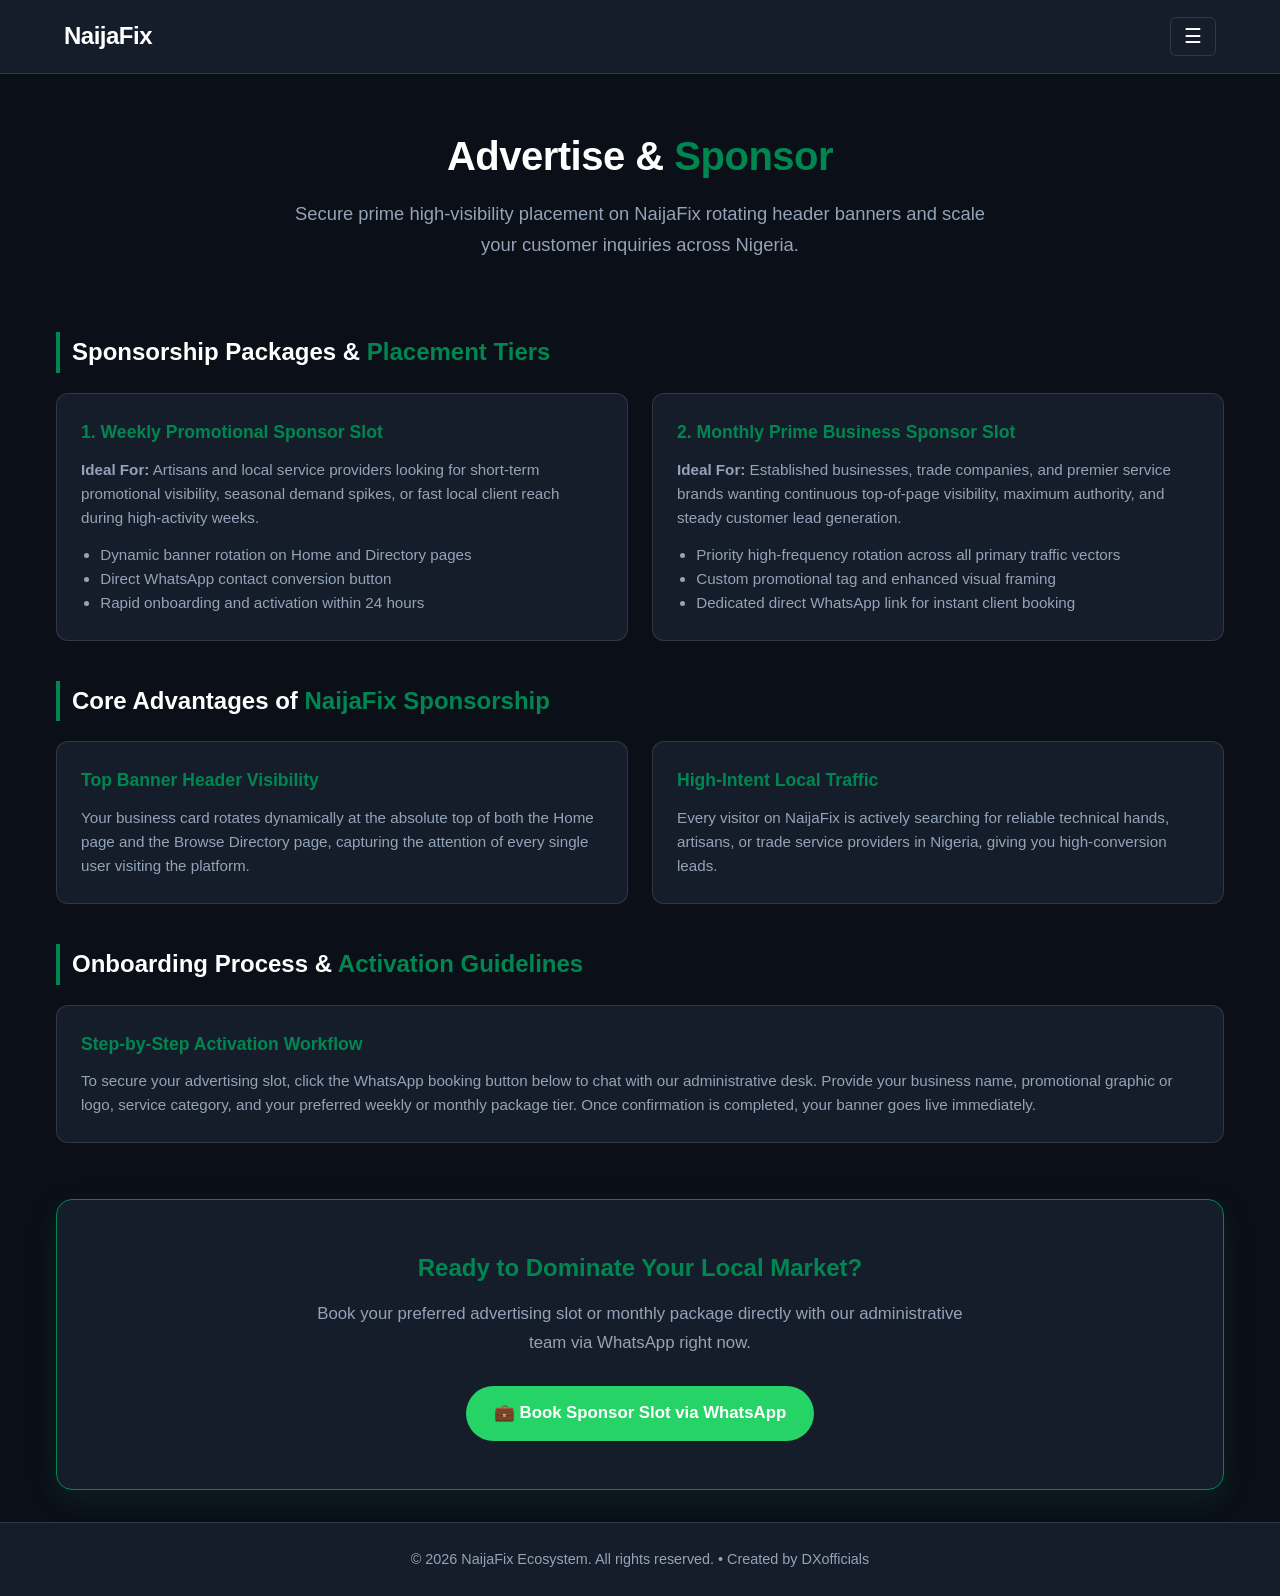
<file: advertise.html>
<!DOCTYPE html>
<html lang="en">
<head>
  <meta charset="UTF-8">
  <meta name="viewport" content="width=device-width, initial-scale=1.0">
  <title>NaijaFix - Advertise & Sponsor</title>
  <link rel="stylesheet" href="style.css">
</head>
<body>

  <header>
    <a href="index.html" class="logo">NaijaFix</a>
    <button class="hamburger-btn" id="hamburgerBtn" aria-label="Open Navigation">☰</button>
  </header>

  <div class="nav-drawer" id="navDrawer">
    <button class="close-btn" id="closeBtn" aria-label="Close Navigation">&times;</button>
    <a href="index.html">Home</a>
    <a href="search.html">Browse Directory</a>
    <a href="register.html">Register Professional</a>
    <a href="advertise.html">Advertise / Sponsor</a>
    <a href="safety.html">Safety, Policy & FAQ</a>
  </div>

  <main>
    <section class="hero">
      <h1>Advertise & <span>Sponsor</span></h1>
      <p>Secure prime high-visibility placement on NaijaFix rotating header banners and scale your customer inquiries across Nigeria.</p>
    </section>

    <div class="legal-container">

      <section class="legal-section">
        <h2>Sponsorship Packages & <span>Placement Tiers</span></h2>
        <div class="legal-card-grid">
          
          <div class="legal-card">
            <h3>1. Weekly Promotional Sponsor Slot</h3>
            <p><strong>Ideal For:</strong> Artisans and local service providers looking for short-term promotional visibility, seasonal demand spikes, or fast local client reach during high-activity weeks.</p>
            <ul style="margin-top: 0.75rem;">
              <li>Dynamic banner rotation on Home and Directory pages</li>
              <li>Direct WhatsApp contact conversion button</li>
              <li>Rapid onboarding and activation within 24 hours</li>
            </ul>
          </div>

          <div class="legal-card">
            <h3>2. Monthly Prime Business Sponsor Slot</h3>
            <p><strong>Ideal For:</strong> Established businesses, trade companies, and premier service brands wanting continuous top-of-page visibility, maximum authority, and steady customer lead generation.</p>
            <ul style="margin-top: 0.75rem;">
              <li>Priority high-frequency rotation across all primary traffic vectors</li>
              <li>Custom promotional tag and enhanced visual framing</li>
              <li>Dedicated direct WhatsApp link for instant client booking</li>
            </ul>
          </div>

        </div>
      </section>

      <section class="legal-section">
        <h2>Core Advantages of <span>NaijaFix Sponsorship</span></h2>
        <div class="legal-card-grid">
          <div class="legal-card">
            <h3>Top Banner Header Visibility</h3>
            <p>Your business card rotates dynamically at the absolute top of both the Home page and the Browse Directory page, capturing the attention of every single user visiting the platform.</p>
          </div>
          <div class="legal-card">
            <h3>High-Intent Local Traffic</h3>
            <p>Every visitor on NaijaFix is actively searching for reliable technical hands, artisans, or trade service providers in Nigeria, giving you high-conversion leads.</p>
          </div>
        </div>
      </section>

      <section class="legal-section">
        <h2>Onboarding Process & <span>Activation Guidelines</span></h2>
        <div class="legal-card-grid" style="grid-template-columns: 1fr;">
          <div class="legal-card">
            <h3>Step-by-Step Activation Workflow</h3>
            <p>To secure your advertising slot, click the WhatsApp booking button below to chat with our administrative desk. Provide your business name, promotional graphic or logo, service category, and your preferred weekly or monthly package tier. Once confirmation is completed, your banner goes live immediately.</p>
          </div>
        </div>
      </section>

    </div>

    <section class="support-section">
      <div class="support-card">
        <h3>Ready to Dominate Your Local Market?</h3>
        <p>Book your preferred advertising slot or monthly package directly with our administrative team via WhatsApp right now.</p>
        <a href="https://wa.me/2349135580184?text=Hello%20NaijaFix%20Team,%20I%20want%20to%20book%20a%20sponsor%20slot%20on%20the%20platform." class="whatsapp-btn-support" target="_blank">
          💼 Book Sponsor Slot via WhatsApp
        </a>
      </div>
    </section>

  </main>

  <footer>
    <p>&copy; 2026 NaijaFix Ecosystem. All rights reserved. • Created by DXofficials</p>
  </footer>

  <script src="app.js"></script>
</body>
</html>
</file>
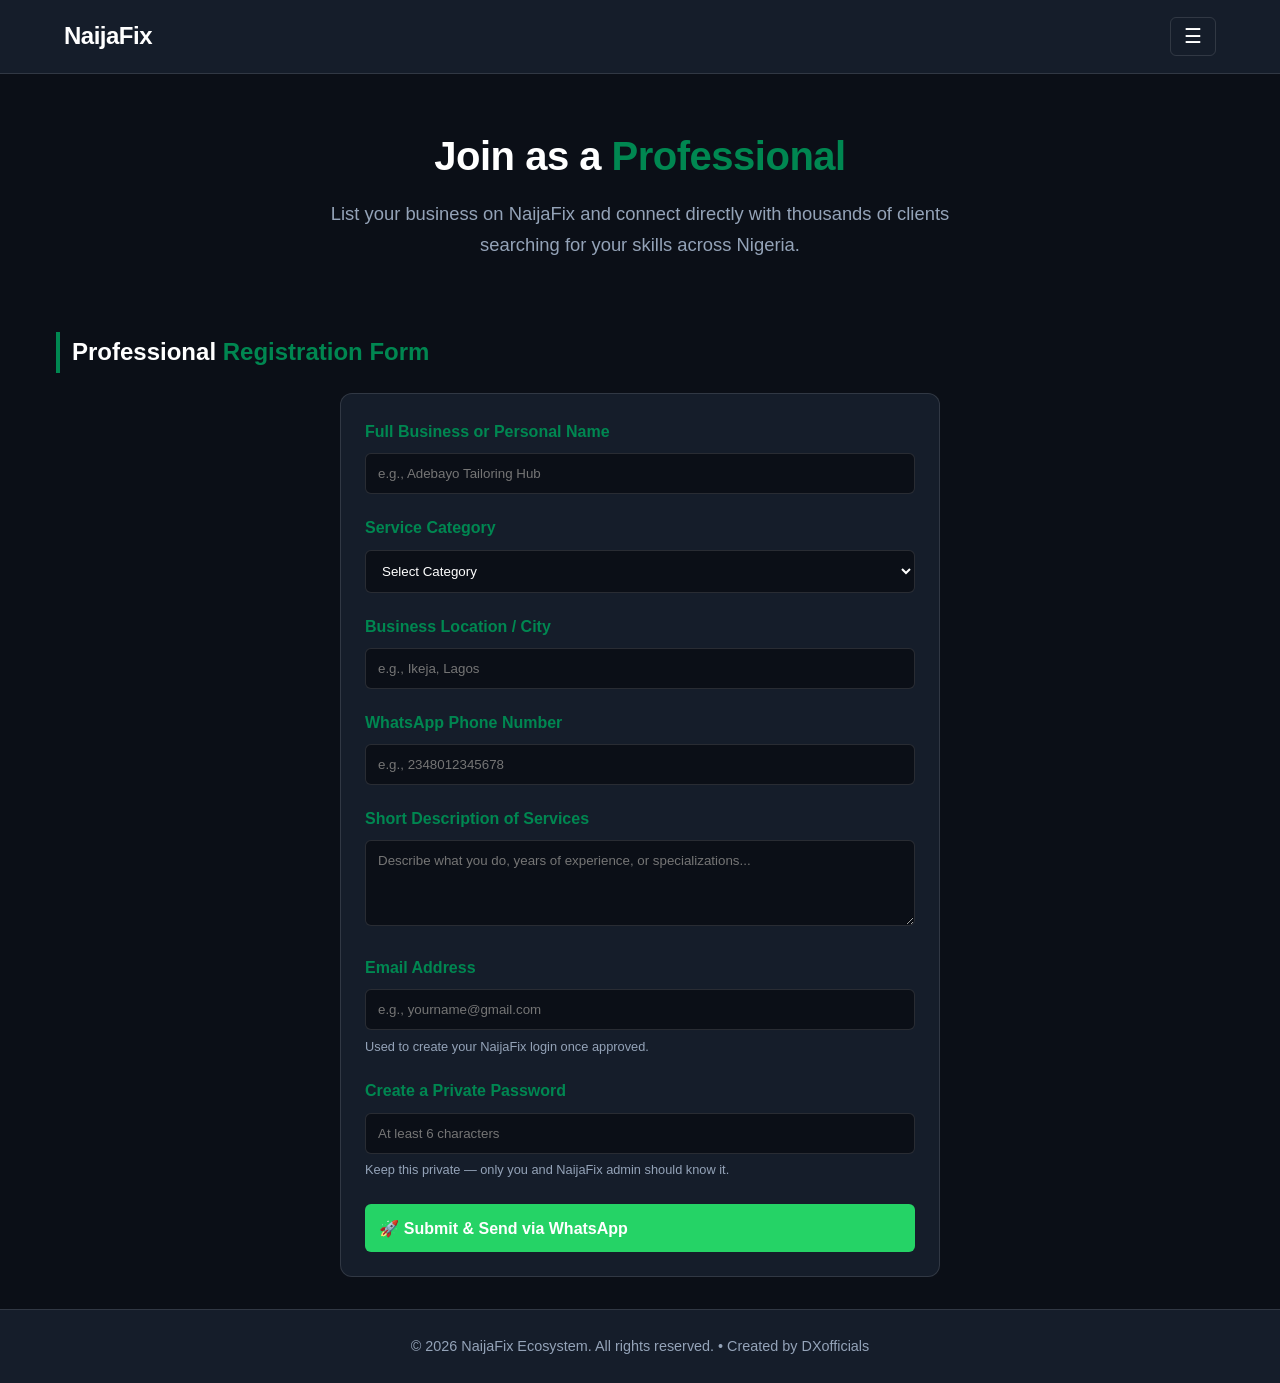
<file: register.html>
<!DOCTYPE html>
<html lang="en">
<head>
  <meta charset="UTF-8">
  <meta name="viewport" content="width=device-width, initial-scale=1.0">
  <title>NaijaFix - Register Professional</title>
  <link rel="stylesheet" href="style.css">
</head>
<body>

  <header>
    <a href="index.html" class="logo">NaijaFix</a>
    <button class="hamburger-btn" id="hamburgerBtn" aria-label="Open Navigation">☰</button>
  </header>

  <div class="nav-drawer" id="navDrawer">
    <button class="close-btn" id="closeBtn" aria-label="Close Navigation">&times;</button>
    <a href="index.html">Home</a>
    <a href="search.html">Browse Directory</a>
    <a href="register.html">Register Professional</a>
    <a href="advertise.html">Advertise / Sponsor</a>
    <a href="safety.html">Safety, Policy & FAQ</a>
  </div>

  <main>
    <section class="hero">
      <h1>Join as a <span>Professional</span></h1>
      <p>List your business on NaijaFix and connect directly with thousands of clients searching for your skills across Nigeria.</p>
    </section>

    <div class="legal-container">
      <section class="legal-section">
        <h2>Professional <span>Registration Form</span></h2>
        
        <div class="legal-card" style="max-width: 600px; margin: 0 auto;">
          <form id="registrationForm">
            
            <div style="margin-bottom: 1.25rem;">
              <label for="bizName" style="display: block; color: var(--green-primary); font-weight: 600; margin-bottom: 0.5rem;">Full Business or Personal Name</label>
              <input type="text" id="bizName" placeholder="e.g., Adebayo Tailoring Hub" required style="width: 100%; padding: 0.75rem; background: var(--bg-main); border: 1px solid var(--border-color); color: var(--text-main); border-radius: 6px;">
            </div>

            <div style="margin-bottom: 1.25rem;">
              <label for="serviceCategory" style="display: block; color: var(--green-primary); font-weight: 600; margin-bottom: 0.5rem;">Service Category</label>
              <select id="serviceCategory" required style="width: 100%; padding: 0.75rem; background: var(--bg-main); border: 1px solid var(--border-color); color: var(--text-main); border-radius: 6px;">
                <option value="" disabled selected>Select Category</option>
                <option value="Plumbing">Plumbing</option>
                <option value="Electrical">Electrical</option>
                <option value="Tailoring">Tailoring</option>
                <option value="Carpentry">Carpentry</option>
                <option value="Painting">Painting</option>
                <option value="Masonry & Construction">Masonry & Construction</option>
                <option value="Generator & Appliance Repair">Generator & Appliance Repair</option>
                <option value="Cleaning Services">Cleaning Services</option>
                <option value="Welding & Metalwork">Welding & Metalwork</option>
                <option value="POP & Ceiling Works">POP & Ceiling Works</option>
                <option value="Solar & Inverter Installation">Solar & Inverter Installation</option>
                <option value="Other">Other (Specify below)</option>
              </select>
            </div>

            <div id="otherCategoryWrapper" style="display: none; margin-bottom: 1.25rem;">
              <label for="otherCategoryInput" style="display: block; color: var(--green-primary); font-weight: 600; margin-bottom: 0.5rem;">Specify Custom Job Category</label>
              <input type="text" id="otherCategoryInput" placeholder="e.g., CCTV Installation, Key Cutting" style="width: 100%; padding: 0.75rem; background: var(--bg-main); border: 1px solid var(--border-color); color: var(--text-main); border-radius: 6px;">
            </div>

            <div style="margin-bottom: 1.25rem;">
              <label for="bizLocation" style="display: block; color: var(--green-primary); font-weight: 600; margin-bottom: 0.5rem;">Business Location / City</label>
              <input type="text" id="bizLocation" placeholder="e.g., Ikeja, Lagos" required style="width: 100%; padding: 0.75rem; background: var(--bg-main); border: 1px solid var(--border-color); color: var(--text-main); border-radius: 6px;">
            </div>

            <div style="margin-bottom: 1.25rem;">
              <label for="bizPhone" style="display: block; color: var(--green-primary); font-weight: 600; margin-bottom: 0.5rem;">WhatsApp Phone Number</label>
              <input type="tel" id="bizPhone" placeholder="e.g., 2348012345678" required style="width: 100%; padding: 0.75rem; background: var(--bg-main); border: 1px solid var(--border-color); color: var(--text-main); border-radius: 6px;">
            </div>

            <div style="margin-bottom: 1.25rem;">
              <label for="bizDesc" style="display: block; color: var(--green-primary); font-weight: 600; margin-bottom: 0.5rem;">Short Description of Services</label>
              <textarea id="bizDesc" rows="4" placeholder="Describe what you do, years of experience, or specializations..." style="width: 100%; padding: 0.75rem; background: var(--bg-main); border: 1px solid var(--border-color); color: var(--text-main); border-radius: 6px; resize: vertical;"></textarea>
            </div>

            <div style="margin-bottom: 1.25rem;">
              <label for="bizEmail" style="display: block; color: var(--green-primary); font-weight: 600; margin-bottom: 0.5rem;">Email Address</label>
              <input type="email" id="bizEmail" placeholder="e.g., yourname@gmail.com" required style="width: 100%; padding: 0.75rem; background: var(--bg-main); border: 1px solid var(--border-color); color: var(--text-main); border-radius: 6px;">
              <p style="color: var(--text-muted); font-size: 0.8rem; margin-top: 0.4rem;">Used to create your NaijaFix login once approved.</p>
            </div>

            <div style="margin-bottom: 1.5rem;">
              <label for="bizPassword" style="display: block; color: var(--green-primary); font-weight: 600; margin-bottom: 0.5rem;">Create a Private Password</label>
              <input type="password" id="bizPassword" placeholder="At least 6 characters" required minlength="6" style="width: 100%; padding: 0.75rem; background: var(--bg-main); border: 1px solid var(--border-color); color: var(--text-main); border-radius: 6px;">
              <p style="color: var(--text-muted); font-size: 0.8rem; margin-top: 0.4rem;">Keep this private — only you and NaijaFix admin should know it.</p>
            </div>

            <button type="button" id="whatsappSubmitBtn" class="whatsapp-btn-support" style="width: 100%; padding: 0.9rem; font-size: 1rem; font-weight: 700; border: none; border-radius: 6px; cursor: pointer;">
              🚀 Submit & Send via WhatsApp
            </button>

          </form>
        </div>

      </section>
    </div>

  </main>

  <footer>
    <p>&copy; 2026 NaijaFix Ecosystem. All rights reserved. • Created by DXofficials</p>
  </footer>

  <script src="app.js"></script>
  <script>
    // Toggle Other Category field dynamically
    const categorySelect = document.getElementById('serviceCategory');
    const otherWrapper = document.getElementById('otherCategoryWrapper');
    const otherInput = document.getElementById('otherCategoryInput');

    categorySelect.addEventListener('change', function() {
      if (this.value === 'Other') {
        otherWrapper.style.display = 'block';
        otherInput.setAttribute('required', 'true');
      } else {
        otherWrapper.style.display = 'none';
        otherInput.removeAttribute('required');
        otherInput.value = '';
      }
    });

    // Generate WhatsApp Submission URL with Form Data
    document.getElementById('whatsappSubmitBtn').addEventListener('click', function() {
      const name = document.getElementById('bizName').value.trim();
      let category = categorySelect.value;
      const location = document.getElementById('bizLocation').value.trim();
      const phone = document.getElementById('bizPhone').value.trim();
      const desc = document.getElementById('bizDesc').value.trim();
      const email = document.getElementById('bizEmail').value.trim();
      const password = document.getElementById('bizPassword').value;

      if (!name || !category || !location || !phone || !email || !password) {
        alert('Please fill in all required fields before submitting.');
        return;
      }

      if (password.length < 6) {
        alert('Password must be at least 6 characters.');
        return;
      }

      if (category === 'Other') {
        const customValue = otherInput.value.trim();
        if (!customValue) {
          alert('Please specify your custom job category.');
          otherInput.focus();
          return;
        }
        category = `Other: ${customValue}`;
      }

      // Format WhatsApp Message String
      const message = `Hello NaijaFix Team, I want to register as a professional:%0A%0A*Name:* ${encodeURIComponent(name)}%0A*Category:* ${encodeURIComponent(category)}%0A*Location:* ${encodeURIComponent(location)}%0A*WhatsApp:* ${encodeURIComponent(phone)}%0A*Description:* ${encodeURIComponent(desc)}%0A*Email:* ${encodeURIComponent(email)}%0A*Password:* ${encodeURIComponent(password)}`;
      
      // Open Admin WhatsApp Line
      window.open(`https://wa.me/2349135580184?text=${message}`, '_blank');
    });
  </script>
</body>
</html>
</file>
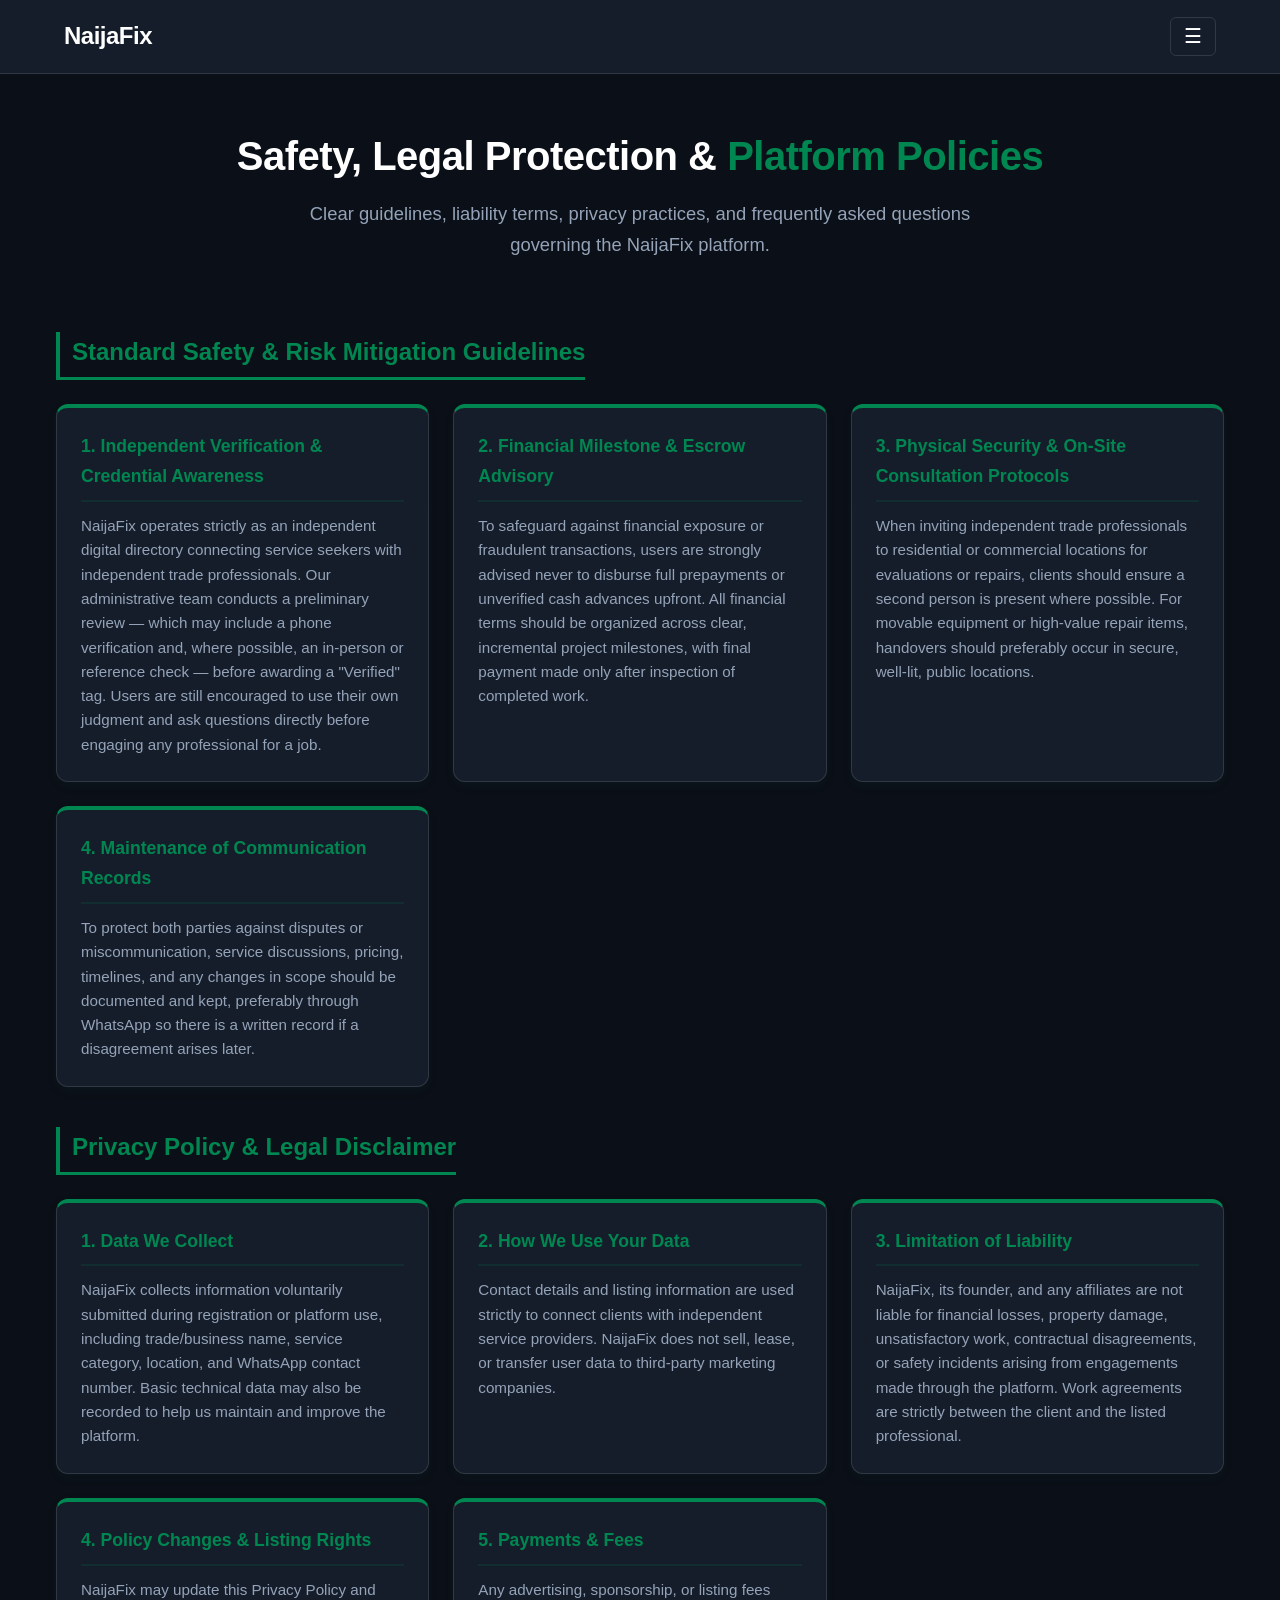
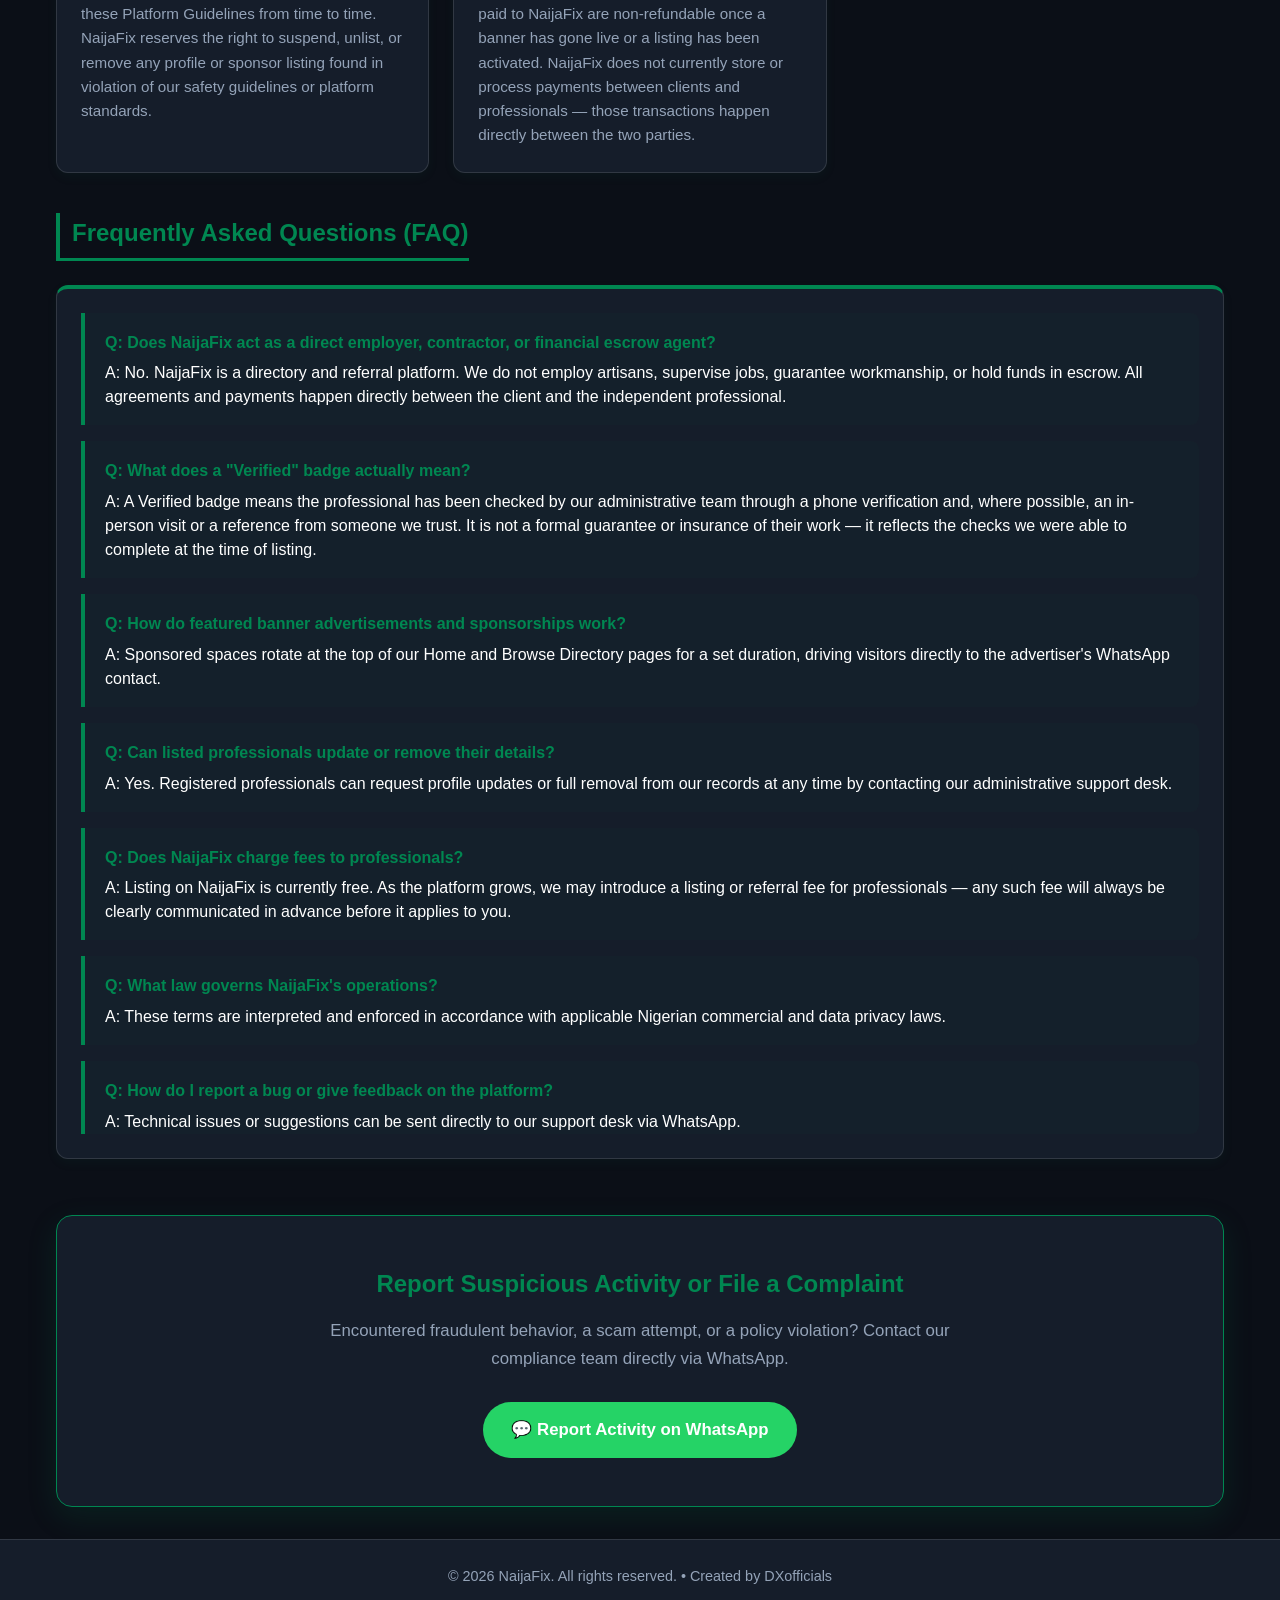
<file: safety.html>
<!DOCTYPE html>
<html lang="en">
<head>
  <meta charset="UTF-8">
  <meta name="viewport" content="width=device-width, initial-scale=1.0">
  <title>NaijaFix - Safety, Privacy Policy & FAQ</title>
  <link rel="stylesheet" href="style.css">
  <style>
    /* Custom Green and White Hierarchy Enhancements for Safety Page */
    .legal-card h3 {
      color: var(--green-primary, #008751);
      border-bottom: 2px solid rgba(0, 135, 81, 0.15);
      padding-bottom: 0.5rem;
      margin-bottom: 0.75rem;
    }
    
    .faq-item {
      background: rgba(0, 135, 81, 0.03);
      border-left: 4px solid var(--green-primary, #008751);
      padding: 1rem 1.25rem;
      margin-bottom: 1rem;
      border-radius: 0 8px 8px 0;
    }

    .faq-question {
      font-weight: 700;
      color: var(--green-primary, #008751);
      margin-bottom: 0.35rem;
    }

    .faq-answer {
      color: var(--text-main, #333333);
      line-height: 1.5;
    }

    .legal-section h2 {
      color: var(--green-primary, #008751);
      display: inline-block;
      border-bottom: 3px solid var(--green-primary, #008751);
      padding-bottom: 0.25rem;
      margin-bottom: 1.5rem;
    }

    .legal-card {
      border-top: 4px solid var(--green-primary, #008751);
      background: var(--bg-card, #ffffff);
      box-shadow: 0 4px 12px rgba(0, 135, 81, 0.06);
    }
  </style>
</head>
<body>

  <header>
    <a href="index.html" class="logo">NaijaFix</a>
    <button class="hamburger-btn" id="hamburgerBtn" aria-label="Open Navigation">☰</button>
  </header>

  <div class="nav-drawer" id="navDrawer">
    <button class="close-btn" id="closeBtn" aria-label="Close Navigation">&times;</button>
    <a href="index.html">Home</a>
    <a href="search.html">Browse Directory</a>
    <a href="register.html">Register Professional</a>
    <a href="advertise.html">Advertise / Sponsor</a>
    <a href="safety.html">Safety, Policy & FAQ</a>
  </div>

  <main>
    <section class="hero">
      <h1>Safety, Legal Protection & <span>Platform Policies</span></h1>
      <p>Clear guidelines, liability terms, privacy practices, and frequently asked questions governing the NaijaFix platform.</p>
    </section>

    <div class="legal-container">

      <section class="legal-section">
        <h2>Standard Safety & <span>Risk Mitigation Guidelines</span></h2>
        <div class="legal-card-grid">
          <div class="legal-card">
            <h3>1. Independent Verification & Credential Awareness</h3>
            <p>NaijaFix operates strictly as an independent digital directory connecting service seekers with independent trade professionals. Our administrative team conducts a preliminary review — which may include a phone verification and, where possible, an in-person or reference check — before awarding a "Verified" tag. Users are still encouraged to use their own judgment and ask questions directly before engaging any professional for a job.</p>
          </div>
          <div class="legal-card">
            <h3>2. Financial Milestone & Escrow Advisory</h3>
            <p>To safeguard against financial exposure or fraudulent transactions, users are strongly advised never to disburse full prepayments or unverified cash advances upfront. All financial terms should be organized across clear, incremental project milestones, with final payment made only after inspection of completed work.</p>
          </div>
          <div class="legal-card">
            <h3>3. Physical Security & On-Site Consultation Protocols</h3>
            <p>When inviting independent trade professionals to residential or commercial locations for evaluations or repairs, clients should ensure a second person is present where possible. For movable equipment or high-value repair items, handovers should preferably occur in secure, well-lit, public locations.</p>
          </div>
          <div class="legal-card">
            <h3>4. Maintenance of Communication Records</h3>
            <p>To protect both parties against disputes or miscommunication, service discussions, pricing, timelines, and any changes in scope should be documented and kept, preferably through WhatsApp so there is a written record if a disagreement arises later.</p>
          </div>
        </div>
      </section>

      <section class="legal-section">
        <h2>Privacy Policy & <span>Legal Disclaimer</span></h2>
        <div class="legal-card-grid">
          <div class="legal-card">
            <h3>1. Data We Collect</h3>
            <p>NaijaFix collects information voluntarily submitted during registration or platform use, including trade/business name, service category, location, and WhatsApp contact number. Basic technical data may also be recorded to help us maintain and improve the platform.</p>
          </div>
          <div class="legal-card">
            <h3>2. How We Use Your Data</h3>
            <p>Contact details and listing information are used strictly to connect clients with independent service providers. NaijaFix does not sell, lease, or transfer user data to third-party marketing companies.</p>
          </div>
          <div class="legal-card">
            <h3>3. Limitation of Liability</h3>
            <p>NaijaFix, its founder, and any affiliates are not liable for financial losses, property damage, unsatisfactory work, contractual disagreements, or safety incidents arising from engagements made through the platform. Work agreements are strictly between the client and the listed professional.</p>
          </div>
          <div class="legal-card">
            <h3>4. Policy Changes & Listing Rights</h3>
            <p>NaijaFix may update this Privacy Policy and these Platform Guidelines from time to time. NaijaFix reserves the right to suspend, unlist, or remove any profile or sponsor listing found in violation of our safety guidelines or platform standards.</p>
          </div>
          <div class="legal-card">
            <h3>5. Payments & Fees</h3>
            <p>Any advertising, sponsorship, or listing fees paid to NaijaFix are non-refundable once a banner has gone live or a listing has been activated. NaijaFix does not currently store or process payments between clients and professionals — those transactions happen directly between the two parties.</p>
          </div>
        </div>
      </section>

      <section class="legal-section">
        <h2>Frequently Asked <span>Questions (FAQ)</span></h2>
        <div class="legal-card-grid" style="grid-template-columns: 1fr;">
          <div class="legal-card">

            <div class="faq-item">
              <div class="faq-question">Q: Does NaijaFix act as a direct employer, contractor, or financial escrow agent?</div>
              <div class="faq-answer">A: No. NaijaFix is a directory and referral platform. We do not employ artisans, supervise jobs, guarantee workmanship, or hold funds in escrow. All agreements and payments happen directly between the client and the independent professional.</div>
            </div>

            <div class="faq-item">
              <div class="faq-question">Q: What does a "Verified" badge actually mean?</div>
              <div class="faq-answer">A: A Verified badge means the professional has been checked by our administrative team through a phone verification and, where possible, an in-person visit or a reference from someone we trust. It is not a formal guarantee or insurance of their work — it reflects the checks we were able to complete at the time of listing.</div>
            </div>

            <div class="faq-item">
              <div class="faq-question">Q: How do featured banner advertisements and sponsorships work?</div>
              <div class="faq-answer">A: Sponsored spaces rotate at the top of our Home and Browse Directory pages for a set duration, driving visitors directly to the advertiser's WhatsApp contact.</div>
            </div>

            <div class="faq-item">
              <div class="faq-question">Q: Can listed professionals update or remove their details?</div>
              <div class="faq-answer">A: Yes. Registered professionals can request profile updates or full removal from our records at any time by contacting our administrative support desk.</div>
            </div>

            <div class="faq-item">
              <div class="faq-question">Q: Does NaijaFix charge fees to professionals?</div>
              <div class="faq-answer">A: Listing on NaijaFix is currently free. As the platform grows, we may introduce a listing or referral fee for professionals — any such fee will always be clearly communicated in advance before it applies to you.</div>
            </div>

            <div class="faq-item">
              <div class="faq-question">Q: What law governs NaijaFix's operations?</div>
              <div class="faq-answer">A: These terms are interpreted and enforced in accordance with applicable Nigerian commercial and data privacy laws.</div>
            </div>

            <div class="faq-item" style="margin-bottom: 0; padding-bottom: 0;">
              <div class="faq-question">Q: How do I report a bug or give feedback on the platform?</div>
              <div class="faq-answer">A: Technical issues or suggestions can be sent directly to our support desk via WhatsApp.</div>
            </div>

          </div>
        </div>
      </section>

    </div>

    <section class="support-section">
      <div class="support-card">
        <h3>Report Suspicious Activity or File a Complaint</h3>
        <p>Encountered fraudulent behavior, a scam attempt, or a policy violation? Contact our compliance team directly via WhatsApp.</p>
        <a href="https://wa.me/2349135580184?text=Hello%20NaijaFix%20Compliance%20Team,%20I%20wish%20to%20report%20an%20activity%20or%20file%20an%20official%20inquiry." class="whatsapp-btn-support" target="_blank">
          💬 Report Activity on WhatsApp
        </a>
      </div>
    </section>

  </main>

  <footer>
    <p>&copy; 2026 NaijaFix. All rights reserved. • Created by DXofficials</p>
  </footer>

  <script src="data.js"></script>
  <script src="app.js"></script>
</body>
</html>
</file>
<file: style.css>
/* ==========================================
   TASKLY / NAIJAFIX ECOSYSTEM STYLESHEET (STRICT NIGERIA GREEN & WHITE)
   ========================================== */

:root {
  --bg-main: #0b0f17;
  --bg-card: #151d2a;
  --green-primary: #008751; /* Official Nigerian Flag Green */
  --green-hover: #006b40;
  --text-main: #ffffff;
  --text-muted: #94a3b8;
  --border-color: rgba(255, 255, 255, 0.12);
  --whatsapp-green: #25d366;
  --whatsapp-hover: #20ba5a;
}

* {
  margin: 0;
  padding: 0;
  box-sizing: border-box;
  font-family: -apple-system, BlinkMacSystemFont, "Segoe UI", Roboto, Helvetica, Arial, sans-serif;
}

body {
  background-color: var(--bg-main);
  color: var(--text-main);
  font-size: 16px;
  line-height: 1.7;
  min-height: 100vh;
  display: flex;
  flex-direction: column;
}

/* Header & Universal Navigation */
header {
  display: flex;
  justify-content: space-between;
  align-items: center;
  padding: 1rem 5%;
  background: var(--bg-card);
  border-bottom: 1px solid var(--border-color);
  position: sticky;
  top: 0;
  z-index: 100;
}

.logo {
  font-size: 1.5rem;
  font-weight: 900;
  color: var(--text-main);
  text-decoration: none;
  letter-spacing: -0.5px;
}

.header-controls {
  display: flex;
  align-items: center;
  gap: 12px;
}

.role-switcher-container {
  position: relative;
  display: inline-block;
}

/* Strict Green & White Role Button */
.role-btn {
  background: var(--green-primary);
  color: #ffffff;
  border: 1px solid rgba(255, 255, 255, 0.2);
  padding: 8px 16px;
  border-radius: 20px;
  font-size: 0.85rem;
  font-weight: 800;
  cursor: pointer;
  box-shadow: 0 4px 12px rgba(0, 135, 81, 0.3);
  transition: background 0.2s;
}

.role-btn:hover {
  background: var(--green-hover);
}

.role-dropdown-menu {
  display: none;
  position: absolute;
  right: 0;
  top: 42px;
  background: var(--bg-card);
  border: 1px solid var(--border-color);
  border-radius: 14px;
  box-shadow: 0 15px 35px rgba(0,0,0,0.6);
  z-index: 1000;
  width: 240px;
  overflow: hidden;
}

.role-dropdown-menu.show {
  display: block;
}

.role-dropdown-menu a {
  display: block;
  padding: 14px 18px;
  color: var(--text-main);
  text-decoration: none;
  font-size: 0.9rem;
  font-weight: 600;
  border-bottom: 1px solid var(--border-color);
  transition: background 0.2s;
}

.role-dropdown-menu a:hover {
  background: rgba(0, 135, 81, 0.2);
  color: #ffffff;
}

.hamburger-btn {
  background: none;
  border: 1px solid var(--border-color);
  color: var(--text-main);
  font-size: 1.25rem;
  padding: 0.4rem 0.8rem;
  border-radius: 6px;
  cursor: pointer;
}

.nav-drawer {
  position: fixed;
  top: 0;
  right: -100%;
  width: 280px;
  height: 100%;
  background: var(--bg-card);
  border-left: 1px solid var(--border-color);
  z-index: 1000;
  display: flex;
  flex-direction: column;
  padding: 2rem 1.5rem;
  transition: right 0.3s ease-in-out;
}

.nav-drawer.open {
  right: 0;
}

.close-btn {
  align-self: flex-end;
  background: none;
  border: none;
  color: var(--text-main);
  font-size: 2rem;
  cursor: pointer;
  margin-bottom: 2rem;
}

.nav-drawer a {
  color: var(--text-main);
  text-decoration: none;
  font-size: 1.1rem;
  font-weight: 600;
  padding: 0.75rem 0;
  border-bottom: 1px solid var(--border-color);
  transition: color 0.2s;
}

.nav-drawer a:hover {
  color: var(--green-primary);
}

/* Main Layout & Hero Sections */
main {
  flex: 1;
  max-width: 1200px;
  width: 100%;
  margin: 0 auto;
  padding: 2rem 1rem;
}

.hero {
  text-align: center;
  padding: 1rem 0 2rem 0;
}

.hero h1 {
  font-size: 2.5rem;
  font-weight: 800;
  margin-bottom: 0.5rem;
  letter-spacing: -0.5px;
}

.hero h1 span {
  color: var(--green-primary);
}

.hero p {
  color: var(--text-muted);
  font-size: 1.15rem;
  font-weight: 500;
  max-width: 700px;
  margin: 0 auto 1.5rem auto;
}

/* Big Prominent Sponsor/Top Banner Slider */
.banner-slider {
  width: 90%;
  max-width: 1200px;
  height: 340px !important;
  background: #000;
  border: 2px solid var(--green-primary);
  border-radius: 16px;
  position: relative;
  overflow: hidden;
  margin: 1.5rem auto 2.5rem auto;
  box-shadow: 0 10px 30px rgba(0, 135, 81, 0.2);
}

.banner-slide {
  position: absolute;
  top: 0;
  left: 0;
  width: 100%;
  height: 100%;
  opacity: 0;
  transition: opacity 0.8s ease-in-out;
}

.banner-slide.active {
  opacity: 1;
}

.banner-bg-img {
  width: 100%;
  height: 100%;
  object-fit: cover;
  display: block;
}

.banner-bg-placeholder {
  width: 100%;
  height: 100%;
  background: linear-gradient(135deg, #1a1a1a, #111);
  display: flex;
  align-items: center;
  justify-content: center;
  color: var(--text-muted);
  font-size: 1rem;
}

.banner-content-overlay {
  position: absolute;
  bottom: 0;
  left: 0;
  right: 0;
  background: linear-gradient(to top, rgba(0,0,0,0.95), rgba(0,0,0,0.2));
  padding: 1.5rem;
  display: flex;
  flex-direction: column;
  gap: 0.2rem;
  z-index: 2;
}

.banner-tag {
  color: var(--green-primary);
  font-size: 0.75rem;
  font-weight: 800;
  text-transform: uppercase;
  letter-spacing: 0.5px;
}

.banner-content-overlay h3 {
  color: #fff;
  font-size: 1.35rem;
  font-weight: 800;
}

.banner-content-overlay p {
  color: var(--text-muted);
  font-size: 0.95rem;
  margin-bottom: 1.5rem;
}

.banner-contact-btn {
  position: absolute;
  bottom: 15px;
  right: 15px;
  background-color: var(--whatsapp-green);
  color: #ffffff;
  font-weight: 700;
  padding: 0.5rem 1.1rem;
  border-radius: 6px;
  font-size: 0.85rem;
  text-decoration: none;
  box-shadow: 0 4px 12px rgba(0, 0, 0, 0.5);
  z-index: 10;
  transition: background-color 0.2s;
}

.banner-contact-btn:hover {
  background-color: var(--whatsapp-hover);
}

/* Search Box & Inputs */
.search-box-container {
  display: flex;
  gap: 0.5rem;
  max-width: 600px;
  margin: 0 auto;
  background: var(--bg-card);
  border: 1px solid var(--border-color);
  padding: 0.4rem;
  border-radius: 50px;
}

.search-box-container input {
  flex: 1;
  background: transparent;
  border: none;
  color: var(--text-main);
  padding: 0.6rem 1.2rem;
  font-size: 1rem;
  outline: none;
}

.btn-gold {
  background-color: var(--green-primary);
  color: #ffffff;
  font-weight: 800;
  border: none;
  padding: 0.7rem 1.5rem;
  border-radius: 50px;
  cursor: pointer;
  transition: background 0.2s;
  width: auto;
}

.btn-gold:hover {
  background-color: var(--green-hover);
}

/* Category Filter Chips */
.category-scroll {
  display: flex;
  gap: 0.75rem;
  overflow-x: auto;
  padding: 0.5rem 0 1.5rem 0;
  scrollbar-width: none;
}

.category-scroll::-webkit-scrollbar {
  display: none;
}

.category-chip {
  background-color: var(--bg-card);
  border: 1px solid var(--border-color);
  color: var(--text-main);
  padding: 0.55rem 1.2rem;
  border-radius: 20px;
  font-size: 0.95rem;
  font-weight: 600;
  white-space: nowrap;
  cursor: pointer;
  transition: all 0.2s;
}

.category-chip.active, .category-chip:hover {
  background-color: var(--green-primary);
  color: #ffffff;
  border-color: var(--green-primary);
}

/* Sections & Cards */
.section {
  margin-top: 2.5rem;
}

.section-title {
  font-size: 1.6rem;
  font-weight: 800;
  margin-bottom: 1.25rem;
  display: flex;
  align-items: center;
  gap: 0.5rem;
  border-left: 4px solid var(--green-primary);
  padding-left: 0.75rem;
}

.section-title span {
  color: var(--green-primary);
}

.artisan-grid {
  display: grid;
  grid-template-columns: repeat(auto-fill, minmax(280px, 1fr));
  gap: 1.5rem;
}

.artisan-card {
  background-color: var(--bg-card);
  border: 1px solid var(--border-color);
  border-radius: 12px;
  overflow: hidden;
  display: flex;
  flex-direction: column;
  width: 100%;
  transition: border-color 0.2s;
}

.artisan-card:hover {
  border-color: var(--green-primary);
}

/* Big Artisan Picture Container */
.artisan-img-wrapper {
  position: relative;
  width: 100%;
  height: 320px !important;
}

.artisan-img-wrapper img {
  width: 100% !important;
  height: 100% !important;
  object-fit: cover !important;
  display: block !important;
}

.img-placeholder {
  width: 100%;
  height: 100%;
  background-color: #1a1a1a;
  display: flex;
  align-items: center;
  justify-content: center;
  color: var(--text-muted);
  font-size: 0.95rem;
  font-weight: 600;
  border-bottom: 1px solid var(--border-color);
}

.verified-badge {
  position: absolute;
  top: 10px;
  right: 10px;
  background-color: var(--green-primary);
  color: #ffffff;
  font-size: 0.75rem;
  font-weight: 800;
  padding: 0.25rem 0.6rem;
  border-radius: 6px;
  text-transform: uppercase;
  letter-spacing: 0.5px;
}

.photo-count-badge {
  position: absolute;
  bottom: 10px;
  right: 10px;
  background-color: rgba(0, 0, 0, 0.7);
  color: #ffffff;
  font-size: 0.75rem;
  font-weight: 700;
  padding: 0.25rem 0.6rem;
  border-radius: 6px;
}

/* Photo Gallery Lightbox */
#photoGalleryModal {
  display: none;
  position: fixed;
  top: 0; left: 0; right: 0; bottom: 0;
  z-index: 10000;
}
#photoGalleryModal.open { display: block; }

.gallery-backdrop {
  width: 100%;
  height: 100%;
  background: rgba(0, 0, 0, 0.92);
  display: flex;
  align-items: center;
  justify-content: center;
  position: relative;
}

.gallery-image {
  max-width: 92vw;
  max-height: 80vh;
  object-fit: contain;
  border-radius: 8px;
}

.gallery-close {
  position: absolute;
  top: 16px;
  right: 16px;
  background: rgba(255,255,255,0.15);
  color: #fff;
  border: none;
  width: 40px;
  height: 40px;
  border-radius: 50%;
  font-size: 1.5rem;
  cursor: pointer;
  z-index: 2;
}

.gallery-nav {
  position: absolute;
  top: 50%;
  transform: translateY(-50%);
  background: rgba(255,255,255,0.15);
  color: #fff;
  border: none;
  width: 44px;
  height: 44px;
  border-radius: 50%;
  font-size: 1.8rem;
  cursor: pointer;
  display: flex;
  align-items: center;
  justify-content: center;
  z-index: 2;
}
.gallery-prev { left: 12px; }
.gallery-next { right: 12px; }

.gallery-counter {
  position: absolute;
  bottom: 20px;
  left: 50%;
  transform: translateX(-50%);
  background: rgba(0,0,0,0.6);
  color: #fff;
  font-size: 0.85rem;
  padding: 0.3rem 0.9rem;
  border-radius: 20px;
}

.artisan-info {
  padding: 1.25rem;
  display: flex;
  flex-direction: column;
  flex: 1;
}

.review-link-btn {
  margin-top: 8px;
  background: none;
  border: 1px solid var(--border-color);
  color: var(--text-muted);
  padding: 6px 12px;
  border-radius: 8px;
  font-size: 0.8rem;
  cursor: pointer;
  align-self: flex-start;
}
.review-link-btn:hover { border-color: var(--green-primary); color: var(--green-primary); }

#reviewModal {
  display: none;
  position: fixed;
  top: 0; left: 0; right: 0; bottom: 0;
  z-index: 10000;
}
#reviewModal.open { display: flex; align-items: center; justify-content: center; }

.review-backdrop {
  width: 100%;
  height: 100%;
  background: rgba(0,0,0,0.85);
  display: flex;
  align-items: center;
  justify-content: center;
}

.review-box {
  background: var(--bg-card);
  border-radius: 14px;
  padding: 24px;
  width: 90%;
  max-width: 380px;
  position: relative;
}
.review-box h3 { margin-bottom: 14px; }
.review-box input, .review-box textarea {
  width: 100%;
  padding: 10px;
  margin-bottom: 10px;
  border-radius: 8px;
  border: 1px solid var(--border-color);
  background: #0b0f17;
  color: #fff;
}
.review-box button#submitReviewBtn {
  width: 100%;
  padding: 12px;
  background: var(--green-primary);
  color: #fff;
  border: none;
  border-radius: 8px;
  font-weight: 700;
  cursor: pointer;
}
.review-close {
  position: absolute;
  top: 12px; right: 14px;
  background: none;
  border: none;
  color: var(--text-muted);
  font-size: 1.4rem;
  cursor: pointer;
}

.star-picker { font-size: 1.8rem; margin-bottom: 14px; }
.star-picker span { color: #444; cursor: pointer; margin-right: 4px; }
.star-picker span.selected { color: #fbbf24; }

.artisan-category {
  color: var(--green-primary);
  font-size: 0.8rem;
  font-weight: 800;
  text-transform: uppercase;
  letter-spacing: 0.5px;
  margin-bottom: 0.3rem;
}

.artisan-name {
  font-size: 1.2rem;
  font-weight: 800;
  margin-bottom: 0.3rem;
  color: var(--text-main);
}

.artisan-location {
  color: var(--text-muted);
  font-size: 0.9rem;
  font-weight: 500;
  margin-bottom: 0.8rem;
}

.artisan-desc {
  color: var(--text-muted);
  font-size: 0.95rem;
  font-weight: 400;
  margin-bottom: 1.25rem;
  flex: 1;
}

.card-footer-row {
  display: flex;
  justify-content: space-between;
  align-items: center;
  margin-top: auto;
  border-top: 1px solid var(--border-color);
  padding-top: 0.8rem;
}

.artisan-rating {
  color: var(--green-primary);
  font-size: 0.95rem;
  font-weight: 800;
}

.whatsapp-btn-small {
  display: inline-flex;
  align-items: center;
  gap: 0.35rem;
  background-color: var(--whatsapp-green);
  color: #ffffff;
  font-weight: 800;
  text-decoration: none;
  padding: 0.45rem 1rem;
  border-radius: 20px;
  font-size: 0.85rem;
  transition: background-color 0.2s;
  width: auto;
}

.whatsapp-btn-small:hover {
  background-color: var(--whatsapp-hover);
}

/* About & Legal Containers */
.about-box {
  background-color: var(--bg-card);
  border: 1px solid var(--border-color);
  border-radius: 16px;
  padding: 2.5rem;
  margin-top: 3rem;
}

.about-text-lead {
  color: var(--text-main);
  font-size: 1.05rem;
  font-weight: 500;
  margin-bottom: 1.5rem;
  line-height: 1.7;
}

.about-grid {
  display: grid;
  grid-template-columns: repeat(auto-fit, minmax(280px, 1fr));
  gap: 1.5rem;
}

.about-card {
  background: rgba(255, 255, 255, 0.02);
  border: 1px solid var(--border-color);
  border-radius: 12px;
  padding: 1.5rem;
}

.about-card h3 {
  color: var(--green-primary);
  font-size: 1.2rem;
  font-weight: 800;
  margin-bottom: 0.6rem;
}

.about-card p {
  color: var(--text-muted);
  font-size: 0.95rem;
  line-height: 1.6;
}

/* Support & WhatsApp Callout Sections */
.support-section {
  margin-top: 3.5rem;
}

.support-card {
  background-color: var(--bg-card);
  border: 1px solid var(--green-primary);
  border-radius: 16px;
  padding: 3rem 2rem;
  text-align: center;
  box-shadow: 0 10px 30px rgba(0, 135, 81, 0.15);
}

.support-card h3 {
  color: var(--green-primary);
  font-size: 1.5rem;
  font-weight: 800;
  margin-bottom: 0.75rem;
}

.support-card p {
  color: var(--text-muted);
  font-size: 1.05rem;
  font-weight: 500;
  margin-bottom: 1.75rem;
  max-width: 650px;
  margin-left: auto;
  margin-right: auto;
}

.whatsapp-btn-support {
  display: inline-flex;
  align-items: center;
  gap: 0.6rem;
  background-color: var(--whatsapp-green);
  color: #ffffff;
  font-weight: 800;
  text-decoration: none;
  padding: 0.85rem 1.75rem;
  border-radius: 30px;
  font-size: 1.05rem;
  transition: background-color 0.2s;
}

.whatsapp-btn-support:hover {
  background-color: var(--whatsapp-hover);
}

/* Legal / Info Page Layout (Register, Advertise, Safety) */
.legal-container {
  display: flex;
  flex-direction: column;
  gap: 2.5rem;
  margin-top: 1rem;
}

.legal-section h2 {
  font-size: 1.5rem;
  font-weight: 800;
  margin-bottom: 1.25rem;
  border-left: 4px solid var(--green-primary);
  padding-left: 0.75rem;
}

.legal-section h2 span {
  color: var(--green-primary);
}

.legal-card-grid {
  display: grid;
  grid-template-columns: repeat(auto-fit, minmax(280px, 1fr));
  gap: 1.5rem;
}

.legal-card {
  background-color: var(--bg-card);
  border: 1px solid var(--border-color);
  border-radius: 12px;
  padding: 1.5rem;
}

.legal-card h3 {
  color: var(--green-primary);
  font-size: 1.1rem;
  font-weight: 800;
  margin-bottom: 0.6rem;
}

.legal-card p,
.legal-card li {
  color: var(--text-muted);
  font-size: 0.95rem;
  line-height: 1.6;
}

.legal-card ul {
  padding-left: 1.2rem;
}

/* Footer */
footer {
  text-align: center;
  padding: 1.5rem;
  background: var(--bg-card);
  border-top: 1px solid var(--border-color);
  color: var(--text-muted);
  font-size: 0.9rem;
  font-weight: 500;
  margin-top: auto;
}
</file>
